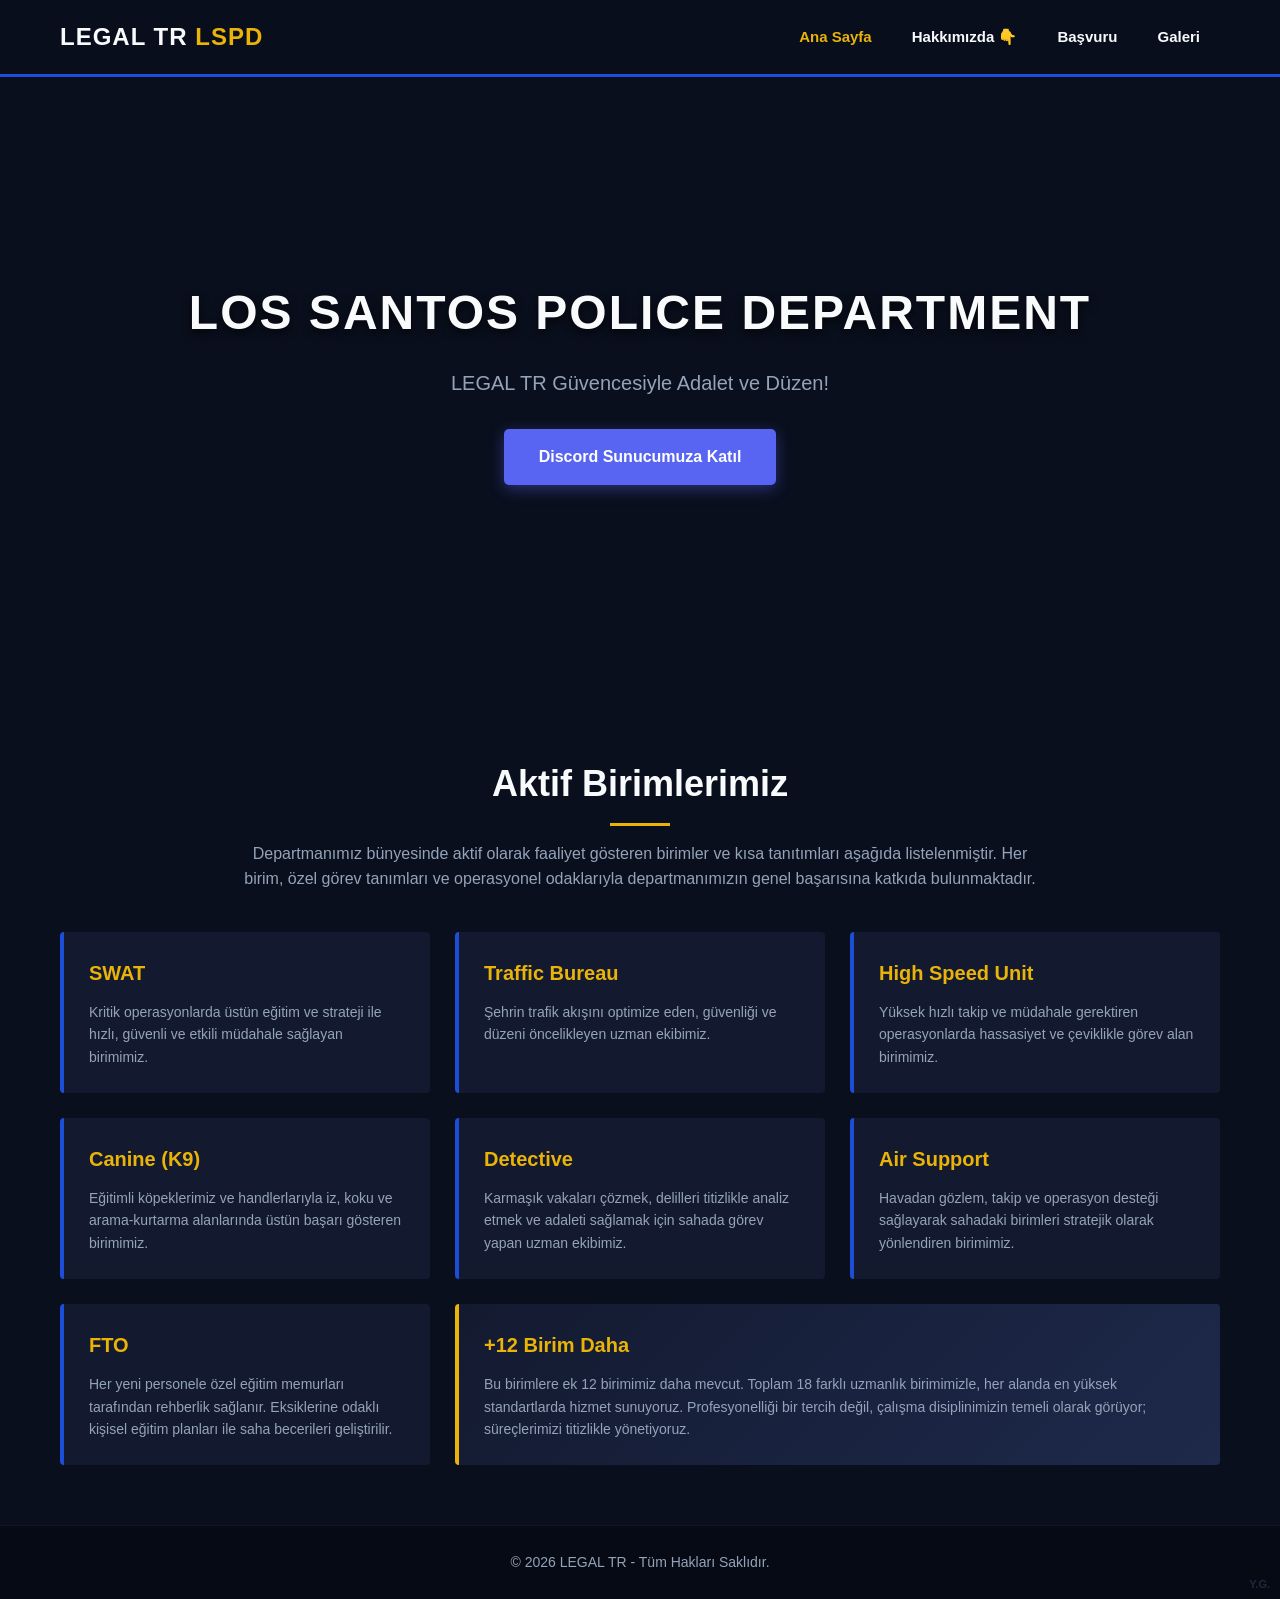
<file: index.html>
<!DOCTYPE html>
<html lang="tr">
<head>
    <meta charset="UTF-8">
    <meta name="viewport" content="width=device-width, initial-scale=1.0">
    <title>LEGAL TR - LSPD Ana Sayfa</title>
    <link rel="stylesheet" href="style.css">
</head>
<body>

    <header>
        <div class="navbar">
            <div class="logo">LEGAL TR<span> LSPD</span></div>
            <nav>
                <ul>
                    <li><a href="index.html" class="active">Ana Sayfa</a></li>
                    <li class="dropdown">
                        <a href="#">Hakkımızda 👇</a>
                        <ul class="dropdown-menu">
                            <li><a href="departman.html">Departmanımız</a></li>
                            <li><a href="personel.html">Personelimiz</a></li>
                        </ul>
                    </li>
                    <li><a href="basvuru.html">Başvuru</a></li>
                    <li><a href="galeri.html">Galeri</a></li>
                </ul>
            </nav>
        </div>
    </header>

    <section class="hero">
        <div class="hero-content">
            <h1>LOS SANTOS POLICE DEPARTMENT</h1>
            <p>LEGAL TR Güvencesiyle Adalet ve Düzen!</p>
            <a href="https://discord.gg/PROJE_DISCORD_LINKINIZ" target="_blank" class="btn-discord">Discord Sunucumuza Katıl</a>
        </div>
    </section>

    <section class="units-section">
        <h2>Aktif Birimlerimiz</h2>
        <p class="section-desc">Departmanımız bünyesinde aktif olarak faaliyet gösteren birimler ve kısa tanıtımları aşağıda listelenmiştir. Her birim, özel görev tanımları ve operasyonel odaklarıyla departmanımızın genel başarısına katkıda bulunmaktadır.</p>
        
        <div class="units-grid">
            <div class="unit-card">
                <h3>SWAT</h3>
                <p>Kritik operasyonlarda üstün eğitim ve strateji ile hızlı, güvenli ve etkili müdahale sağlayan birimimiz.</p>
            </div>
            <div class="unit-card">
                <h3>Traffic Bureau</h3>
                <p>Şehrin trafik akışını optimize eden, güvenliği ve düzeni öncelikleyen uzman ekibimiz.</p>
            </div>
            <div class="unit-card">
                <h3>High Speed Unit</h3>
                <p>Yüksek hızlı takip ve müdahale gerektiren operasyonlarda hassasiyet ve çeviklikle görev alan birimimiz.</p>
            </div>
            <div class="unit-card">
                <h3>Canine (K9)</h3>
                <p>Eğitimli köpeklerimiz ve handlerlarıyla iz, koku ve arama-kurtarma alanlarında üstün başarı gösteren birimimiz.</p>
            </div>
            <div class="unit-card">
                <h3>Detective</h3>
                <p>Karmaşık vakaları çözmek, delilleri titizlikle analiz etmek ve adaleti sağlamak için sahada görev yapan uzman ekibimiz.</p>
            </div>
            <div class="unit-card">
                <h3>Air Support</h3>
                <p>Havadan gözlem, takip ve operasyon desteği sağlayarak sahadaki birimleri stratejik olarak yönlendiren birimimiz.</p>
            </div>
            <div class="unit-card">
                <h3>FTO</h3>
                <p>Her yeni personele özel eğitim memurları tarafından rehberlik sağlanır. Eksiklerine odaklı kişisel eğitim planları ile saha becerileri geliştirilir.</p>
            </div>
            <div class="unit-card highlight-card">
                <h3>+12 Birim Daha</h3>
                <p>Bu birimlere ek 12 birimimiz daha mevcut. Toplam 18 farklı uzmanlık birimimizle, her alanda en yüksek standartlarda hizmet sunuyoruz. Profesyonelliği bir tercih değil, çalışma disiplinimizin temeli olarak görüyor; süreçlerimizi titizlikle yönetiyoruz.</p>
            </div>
        </div>
    </section>

    <footer>
        <p>&copy; 2026 LEGAL TR - Tüm Hakları Saklıdır.</p>
        <a href="login.html" class="secret-login">Y.G.</a>
    </footer>

</body>
</html>
</file>
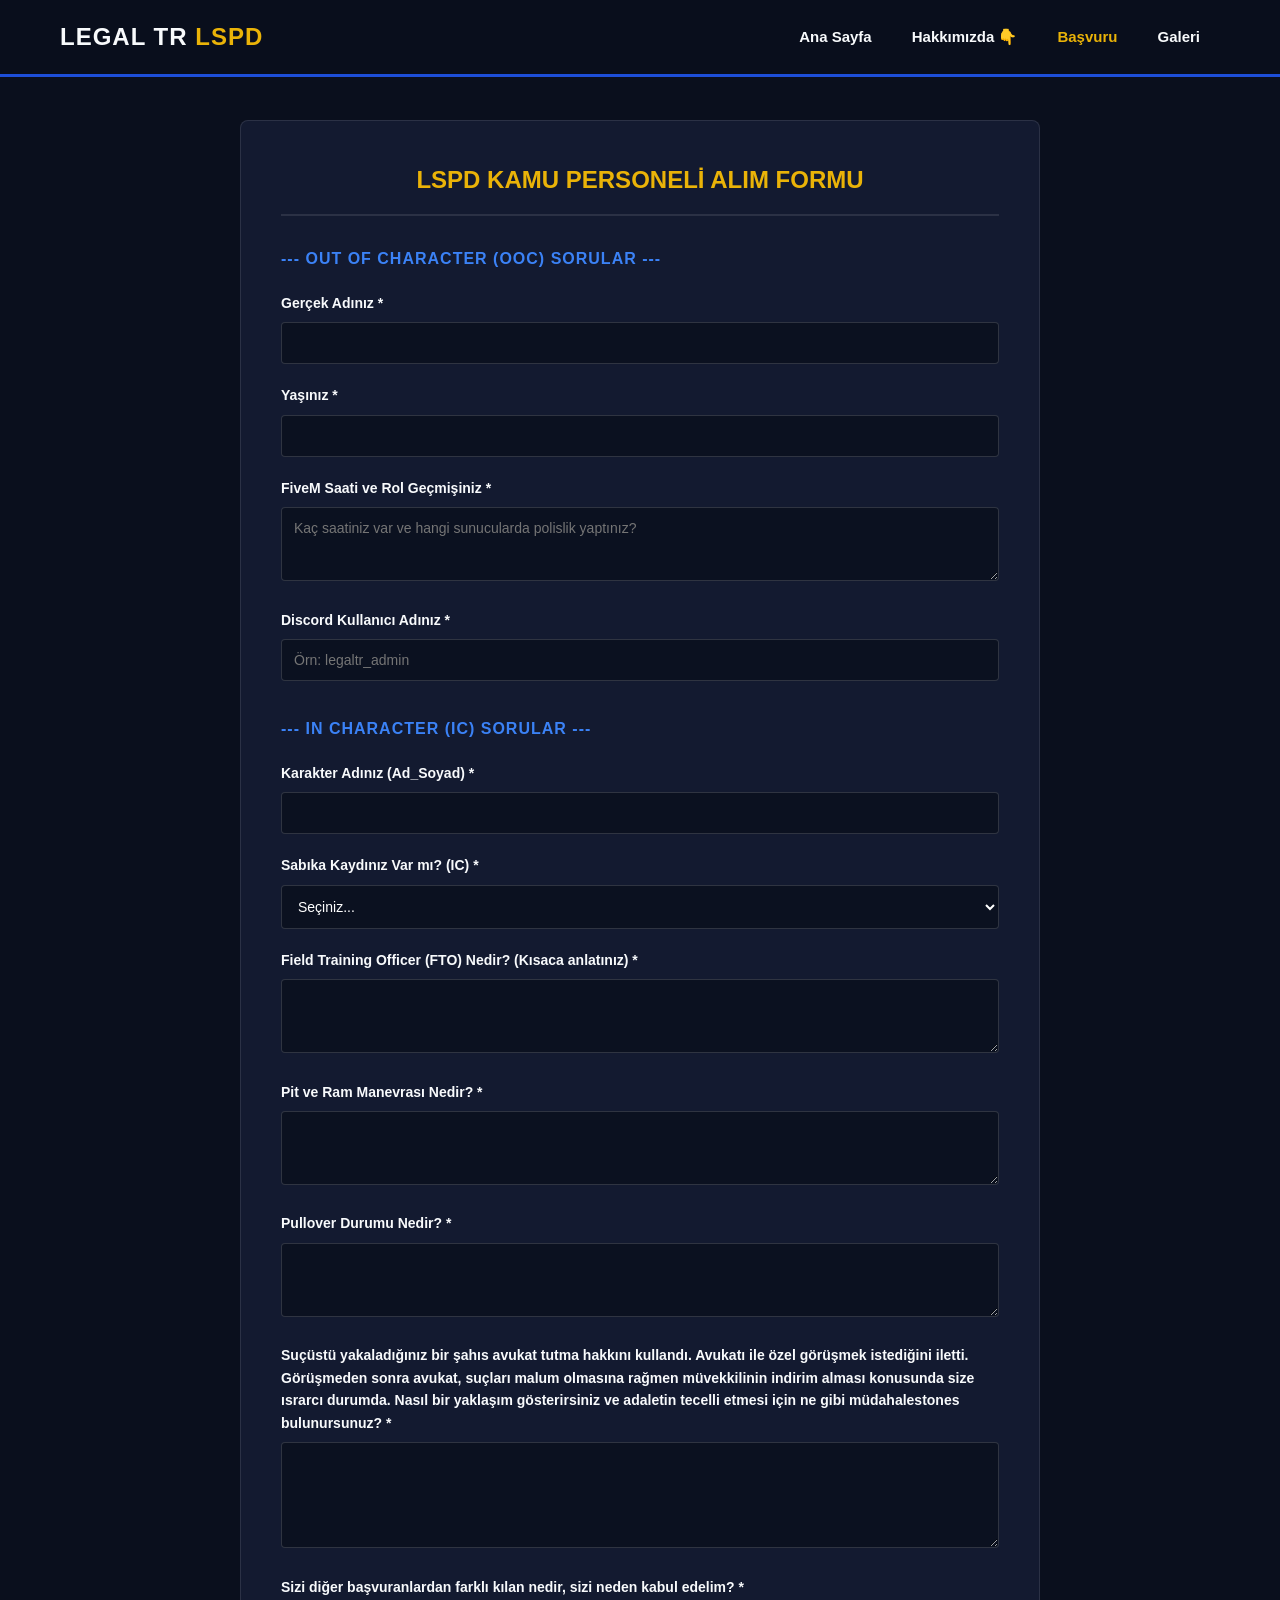
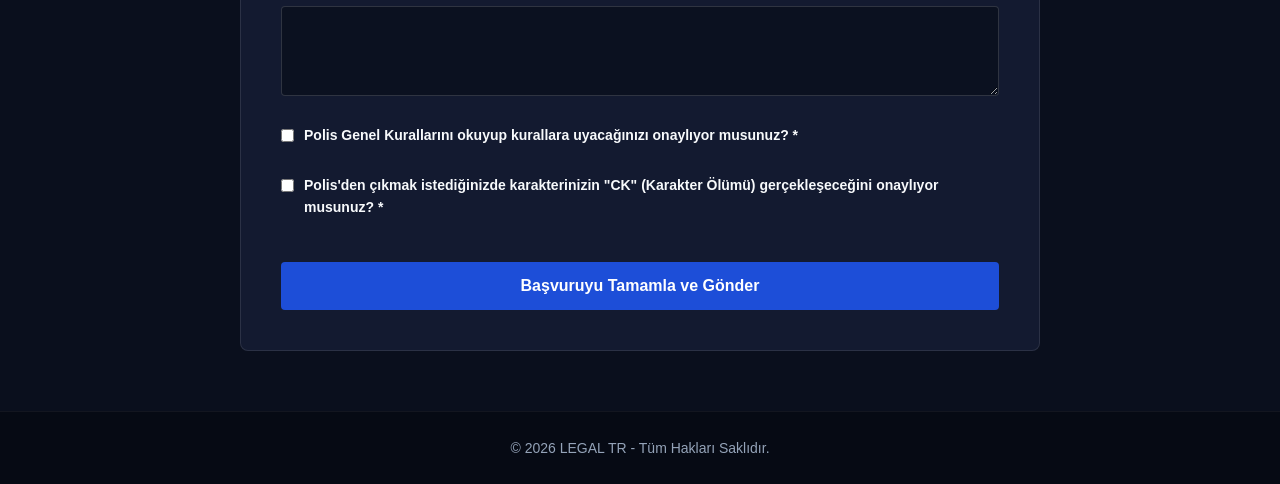
<file: basvuru.html>
<!DOCTYPE html>
<html lang="tr">
<head>
    <meta charset="UTF-8">
    <meta name="viewport" content="width=device-width, initial-scale=1.0">
    <title>LEGAL TR - LSPD Başvuru Formu</title>
    <link rel="stylesheet" href="style.css">
</head>
<body>

    <header>
        <div class="navbar">
            <div class="logo">LEGAL TR<span> LSPD</span></div>
            <nav>
                <ul>
                    <li><a href="index.html">Ana Sayfa</a></li>
                    <li class="dropdown">
                        <a href="#">Hakkımızda 👇</a>
                        <ul class="dropdown-menu">
                            <li><a href="departman.html">Departmanımız</a></li>
                            <li><a href="personel.html">Personelimiz</a></li>
                        </ul>
                    </li>
                    <li><a href="basvuru.html" class="active">Başvuru</a></li>
                    <li><a href="galeri.html">Galeri</a></li>
                </ul>
            </nav>
        </div>
    </header>

    <section class="form-container">
        <h2>LSPD KAMU PERSONELİ ALIM FORMU</h2>
        <form id="lspd-basvuru-formu">

            <div class="form-section">
                <h3>--- OUT OF CHARACTER (OOC) SORULAR ---</h3>
                
                <div class="form-group">
                    <label for="ooc-ad">Gerçek Adınız *</label>
                    <input type="text" id="ooc-ad" required>
                </div>

                <div class="form-group">
                    <label for="ooc-yas">Yaşınız *</label>
                    <input type="number" id="ooc-yas" required>
                </div>

                <div class="form-group">
                    <label for="ooc-gecmis">FiveM Saati ve Rol Geçmişiniz *</label>
                    <textarea id="ooc-gecmis" rows="3" placeholder="Kaç saatiniz var ve hangi sunucularda polislik yaptınız?" required></textarea>
                </div>

                <div class="form-group">
                    <label for="ooc-dc">Discord Kullanıcı Adınız *</label>
                    <input type="text" id="ooc-dc" placeholder="Örn: legaltr_admin" required>
                </div>
            </div>

            <div class="form-section">
                <h3>--- IN CHARACTER (IC) SORULAR ---</h3>

                <div class="form-group">
                    <label for="ic-ad">Karakter Adınız (Ad_Soyad) *</label>
                    <input type="text" id="ic-ad" required>
                </div>

                <div class="form-group">
                    <label for="ic-sabika">Sabıka Kaydınız Var mı? (IC) *</label>
                    <select id="ic-sabika" required>
                        <option value="">Seçiniz...</option>
                        <option value="VAR">VAR</option>
                        <option value="YOK">YOK</option>
                    </select>
                </div>

                <div class="form-group">
                    <label for="ic-fto">Field Training Officer (FTO) Nedir? (Kısaca anlatınız) *</label>
                    <textarea id="ic-fto" rows="3" required></textarea>
                </div>

                <div class="form-group">
                    <label for="ic-pit">Pit ve Ram Manevrası Nedir? *</label>
                    <textarea id="ic-pit" rows="3" required></textarea>
                </div>

                <div class="form-group">
                    <label for="ic-pullover">Pullover Durumu Nedir? *</label>
                    <textarea id="ic-pullover" rows="3" required></textarea>
                </div>

                <div class="form-group">
                    <label for="ic-senaryo">Suçüstü yakaladığınız bir şahıs avukat tutma hakkını kullandı. Avukatı ile özel görüşmek istediğini iletti. Görüşmeden sonra avukat, suçları malum olmasına rağmen müvekkilinin indirim alması konusunda size ısrarcı durumda. Nasıl bir yaklaşım gösterirsiniz ve adaletin tecelli etmesi için ne gibi müdahalestones bulunursunuz? *</label>
                    <textarea id="ic-senaryo" rows="5" required></textarea>
                </div>

                <div class="form-group">
                    <label for="ic-fark">Sizi diğer başvuranlardan farklı kılan nedir, sizi neden kabul edelim? *</label>
                    <textarea id="ic-fark" rows="4" required></textarea>
                </div>

                <div class="form-group checkbox-group">
                    <input type="checkbox" id="onay-polis-kural" required>
                    <label for="onay-polis-kural">Polis Genel Kurallarını okuyup kurallara uyacağınızı onaylıyor musunuz? *</label>
                </div>

                <div class="form-group checkbox-group">
                    <input type="checkbox" id="onay-ck" required>
                    <label for="onay-ck">Polis'den çıkmak istediğinizde karakterinizin "CK" (Karakter Ölümü) gerçekleşeceğini onaylıyor musunuz? *</label>
                </div>
            </div>

            <button type="submit" class="btn-submit">Başvuruyu Tamamla ve Gönder</button>
        </form>
    </section>

    <footer>
        <p>&copy; 2026 LEGAL TR - Tüm Hakları Saklıdır.</p>
    </footer>

    <script src="script.js"></script>
</body>
</html>
</file>
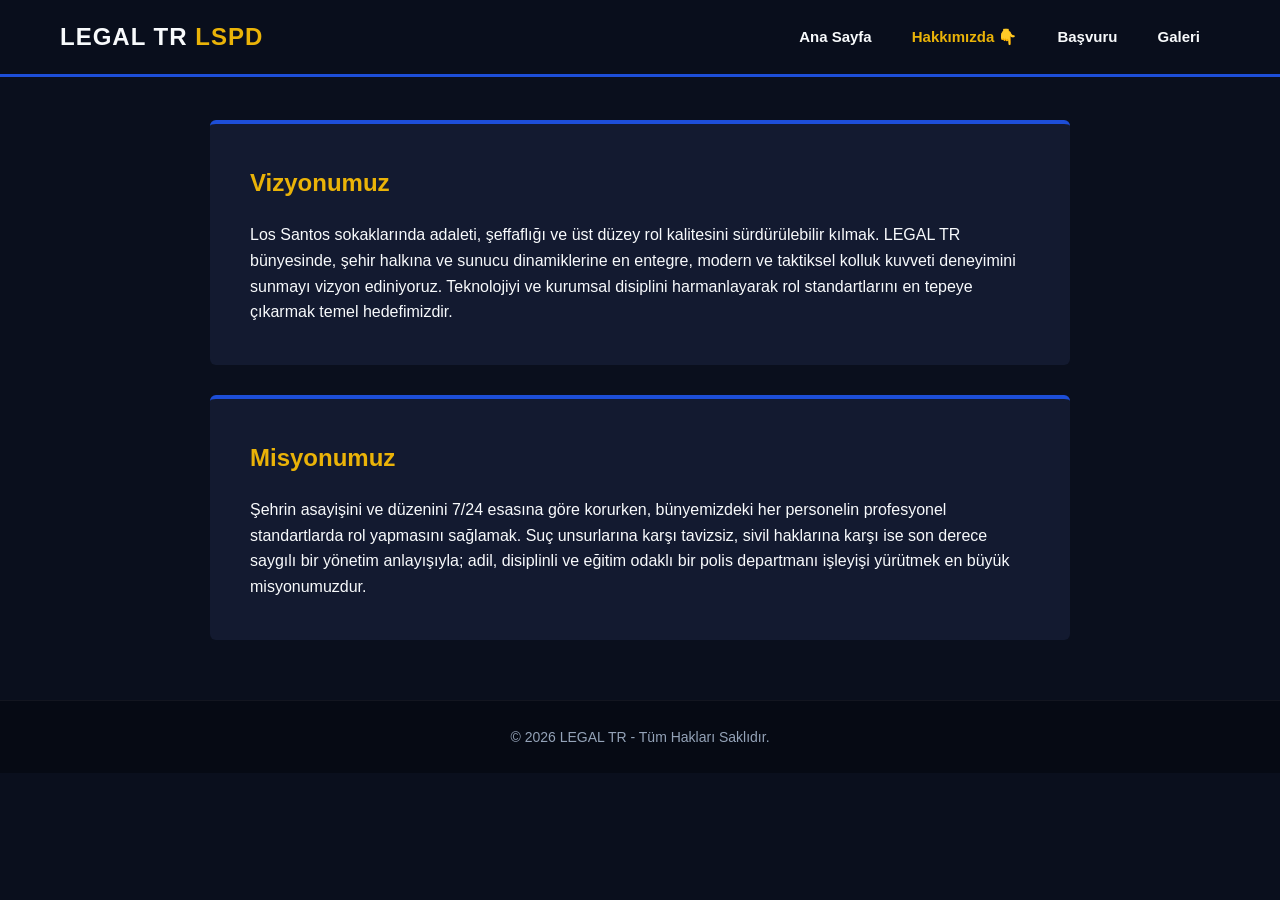
<file: departman.html>
<!DOCTYPE html>
<html lang="tr">
<head>
    <meta charset="UTF-8">
    <meta name="viewport" content="width=device-width, initial-scale=1.0">
    <title>LEGAL TR - Departmanımız</title>
    <link rel="stylesheet" href="style.css">
</head>
<body>

    <header>
        <div class="navbar">
            <div class="logo">LEGAL TR<span> LSPD</span></div>
            <nav>
                <ul>
                    <li><a href="index.html">Ana Sayfa</a></li>
                    <li class="dropdown">
                        <a href="#" class="active">Hakkımızda 👇</a>
                        <ul class="dropdown-menu">
                            <li><a href="departman.html">Departmanımız</a></li>
                            <li><a href="personel.html">Personelimiz</a></li>
                        </ul>
                    </li>
                    <li><a href="basvuru.html">Başvuru</a></li>
                    <li><a href="galeri.html">Galeri</a></li>
                </ul>
            </nav>
        </div>
    </header>

    <section class="about-container">
        <div class="about-card">
            <h2>Vizyonumuz</h2>
            <p>Los Santos sokaklarında adaleti, şeffaflığı ve üst düzey rol kalitesini sürdürülebilir kılmak. LEGAL TR bünyesinde, şehir halkına ve sunucu dinamiklerine en entegre, modern ve taktiksel kolluk kuvveti deneyimini sunmayı vizyon ediniyoruz. Teknolojiyi ve kurumsal disiplini harmanlayarak rol standartlarını en tepeye çıkarmak temel hedefimizdir.</p>
        </div>

        <div class="about-card">
            <h2>Misyonumuz</h2>
            <p>Şehrin asayişini ve düzenini 7/24 esasına göre korurken, bünyemizdeki her personelin profesyonel standartlarda rol yapmasını sağlamak. Suç unsurlarına karşı tavizsiz, sivil haklarına karşı ise son derece saygılı bir yönetim anlayışıyla; adil, disiplinli ve eğitim odaklı bir polis departmanı işleyişi yürütmek en büyük misyonumuzdur.</p>
        </div>
    </section>

    <footer>
        <p>&copy; 2026 LEGAL TR - Tüm Hakları Saklıdır.</p>
    </footer>

</body>
</html>
</file>
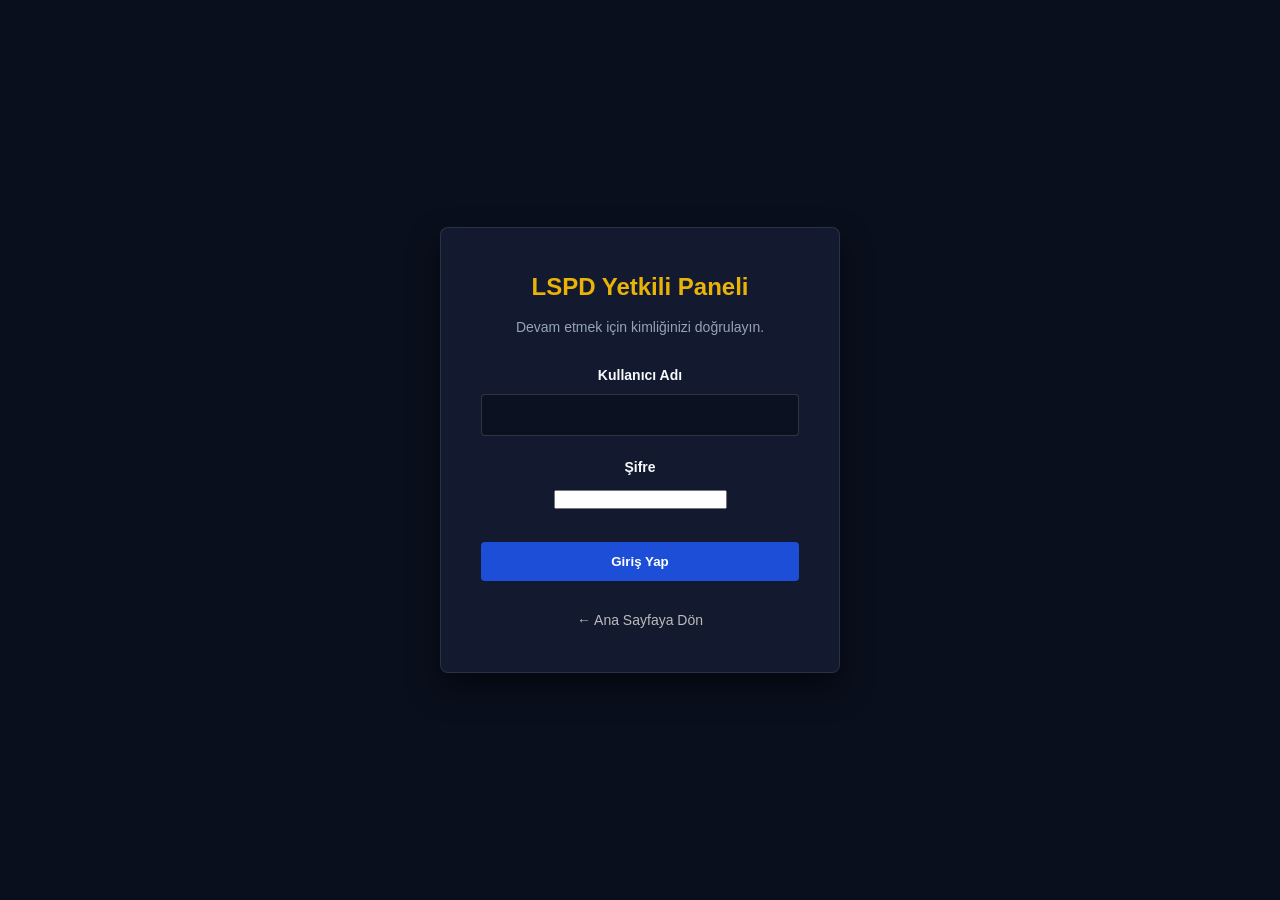
<file: login.html>
<!DOCTYPE html>
<html lang="tr">
<head>
    <meta charset="UTF-8">
    <meta name="viewport" content="width=device-width, initial-scale=1.0">
    <title>LEGAL TR - Yetkili Girişi</title>
    <link rel="stylesheet" href="style.css">
</head>
<body>

    <section class="login-container">
        <div class="login-box">
            <h2>LSPD Yetkili Paneli</h2>
            <p>Devam etmek için kimliğinizi doğrulayın.</p>
            <form id="login-form">
                <div class="form-group">
                    <label>Kullanıcı Adı</label>
                    <input type="text" id="username" required>
                </div>
                <div class="form-group">
                    <label>Şifre</label>
                    <input type="password" id="password" required>
                </div>
                <button type="submit" class="btn-login">Giriş Yap</button>
            </form>
            <br>
            <a href="index.html" style="color: #bbb; text-decoration: none; font-size: 14px;">← Ana Sayfaya Dön</a>
        </div>
    </section>

    <script src="script.js"></script>
</body>
</html>
</file>
<file: style.css>
/* ==========================================================================
   1. GENEL AYARLAR VE DEĞİŞKENLER
   ========================================================================== */
:root {
    --bg-color: #0a0f1d;       /* Derin Koyu Lacivert Arka Plan */
    --card-bg: #131a30;        /* Kartlar için Açık Lacivert */
    --police-blue: #1d4ed8;    /* Canlı Polis Mavisi */
    --police-light: #3b82f6;   /* Açık Mavi Detaylar */
    --gold: #eab308;           /* Rozet ve Detay Altın Sarısı */
    --text-white: #f8fafc;     /* Temiz Beyaz Yazı */
    --text-gray: #94a3b8;      /* Yardımcı Yazı Grisi */
}

* {
    margin: 0;
    padding: 0;
    box-sizing: border-box;
    font-family: 'Segoe UI', Tahoma, Geneva, Verdana, sans-serif;
}

body {
    background-color: var(--bg-color);
    color: var(--text-white);
    line-height: 1.6;
    overflow-x: hidden;
}

/* ==========================================================================
   2. NAVİGASYON (HEADER) TASARIMI
   ========================================================================== */
header {
    background-color: rgba(10, 15, 29, 0.95);
    border-bottom: 3px solid var(--police-blue);
    position: fixed;
    width: 100%;
    top: 0;
    left: 0;
    z-index: 1000;
    backdrop-filter: blur(5px);
}

.navbar {
    max-width: 1200px;
    margin: 0 auto;
    display: flex;
    justify-content: space-between;
    align-items: center;
    padding: 15px 20px;
}

.logo {
    font-size: 24px;
    font-weight: 800;
    letter-spacing: 1px;
    color: var(--text-white);
}

.logo span {
    color: var(--gold);
}

nav ul {
    display: flex;
    list-style: none;
}

nav ul li {
    position: relative;
}

nav ul li a {
    color: var(--text-white);
    text-decoration: none;
    padding: 10px 20px;
    font-weight: 600;
    font-size: 15px;
    transition: all 0.3s ease;
    display: block;
}

nav ul li a:hover, nav ul li a.active {
    color: var(--gold);
}

/* Açılır Menü (Dropdown) Ayarları */
.dropdown-menu {
    position: absolute;
    top: 100%;
    left: 0;
    background-color: var(--card-bg);
    border-top: 2px solid var(--gold);
    box-shadow: 0 8px 16px rgba(0,0,0,0.5);
    display: none;
    min-width: 180px;
}

.dropdown-menu li a {
    padding: 12px 20px;
    font-size: 14px;
    border-bottom: 1px solid rgba(255,255,255,0.05);
}

.dropdown:hover .dropdown-menu {
    display: block;
}

/* ==========================================================================
   3. ANA SAYFA (HERO & BİRİMLER) TASARIMI
   ========================================================================== */
/* Hero Bölümü */
.hero {
    height: 70vh;
    background: linear-gradient(rgba(10, 15, 29, 0.8), rgba(10, 15, 29, 0.9)), 
                url('https://images.unsplash.com/photo-1517524008697-84bbe3c3fd98?q=80&w=1920') no-repeat center center/cover;
    display: flex;
    justify-content: center;
    align-items: center;
    text-align: center;
    padding: 0 20px;
    margin-top: 65px; /* Navbar boşluğu */
}

.hero-content h1 {
    font-size: 48px;
    font-weight: 900;
    letter-spacing: 2px;
    margin-bottom: 15px;
    color: var(--text-white);
    text-shadow: 0 4px 10px rgba(0,0,0,0.7);
}

.hero-content p {
    font-size: 20px;
    color: var(--text-gray);
    margin-bottom: 30px;
}

.btn-discord {
    background-color: #5865F2; /* Discord Orijinal Rengi */
    color: white;
    text-decoration: none;
    padding: 15px 35px;
    font-weight: 700;
    border-radius: 5px;
    font-size: 16px;
    transition: background 0.3s ease, transform 0.2s ease;
    display: inline-block;
    box-shadow: 0 4px 15px rgba(88, 101, 242, 0.4);
}

.btn-discord:hover {
    background-color: #4752c4;
    transform: translateY(-2px);
}

/* Birimlerimiz Grid Yapısı */
.units-section {
    max-width: 1200px;
    margin: 60px auto;
    padding: 0 20px;
}

.units-section h2 {
    text-align: center;
    font-size: 36px;
    color: var(--text-white);
    position: relative;
    margin-bottom: 15px;
}

.units-section h2::after {
    content: '';
    display: block;
    width: 60px;
    height: 3px;
    background-color: var(--gold);
    margin: 10px auto 0 auto;
}

.section-desc {
    text-align: center;
    color: var(--text-gray);
    max-width: 800px;
    margin: 0 auto 40px auto;
}

.units-grid {
    display: grid;
    grid-template-columns: repeat(auto-fit, minmax(280px, 1fr));
    gap: 25px;
}

.unit-card {
    background-color: var(--card-bg);
    border-left: 4px solid var(--police-blue);
    padding: 25px;
    border-radius: 4px;
    transition: transform 0.3s ease, box-shadow 0.3s ease;
}

.unit-card h3 {
    color: var(--gold);
    margin-bottom: 12px;
    font-size: 20px;
}

.unit-card p {
    color: var(--text-gray);
    font-size: 14px;
}

.unit-card:hover {
    transform: translateY(-5px);
    box-shadow: 0 10px 20px rgba(0,0,0,0.3);
}

/* +12 Birim Kartı Vurgusu */
.highlight-card {
    grid-column: span 1;
    background: linear-gradient(135deg, #131a30, #1e294b);
    border-left: 4px solid var(--gold);
}

@media (min-width: 900px) {
    .highlight-card {
        grid-column: span 2;
    }
}

/* ==========================================================================
   4. KURUMSAL (DEPARTMAN & PERSONEL) TASARIMI
   ========================================================================== */
.about-container {
    max-width: 900px;
    margin: 120px auto 60px auto;
    padding: 0 20px;
}

.about-card {
    background-color: var(--card-bg);
    padding: 40px;
    border-radius: 6px;
    margin-bottom: 30px;
    border-top: 4px solid var(--police-blue);
}

.about-card h2 {
    color: var(--gold);
    margin-bottom: 20px;
}

/* Personel Kartları */
.personel-section {
    max-width: 1200px;
    margin: 120px auto 60px auto;
    padding: 0 20px;
}

.personel-section h2 {
    text-align: center;
    margin-bottom: 40px;
}

.personel-grid {
    display: grid;
    grid-template-columns: repeat(auto-fill, minmax(220px, 1fr));
    gap: 30px;
}

.personel-card {
    background-color: var(--card-bg);
    border-radius: 6px;
    overflow: hidden;
    text-align: center;
    padding-bottom: 20px;
    border: 1px solid rgba(255,255,255,0.05);
    position: relative;
}

.personel-card img {
    width: 100%;
    height: 220px;
    object-fit: cover;
    border-bottom: 3px solid var(--police-blue);
}

.personel-card h4 {
    margin-top: 15px;
    padding: 0 10px;
    font-size: 16px;
}

/* ==========================================================================
   5. BAŞVURU FORMU TASARIMI
   ========================================================================== */
.form-container {
    max-width: 800px;
    margin: 120px auto 60px auto;
    background-color: var(--card-bg);
    padding: 40px;
    border-radius: 8px;
    border: 1px solid rgba(255,255,255,0.1);
}

.form-container h2 {
    text-align: center;
    color: var(--gold);
    margin-bottom: 30px;
    border-bottom: 2px solid rgba(255,255,255,0.1);
    padding-bottom: 15px;
}

.form-section {
    margin-bottom: 35px;
}

.form-section h3 {
    color: var(--police-light);
    font-size: 16px;
    margin-bottom: 20px;
    letter-spacing: 1px;
}

.form-group {
    margin-bottom: 20px;
}

.form-group label {
    display: block;
    margin-bottom: 8px;
    font-weight: 600;
    font-size: 14px;
}

.form-group input[type="text"],
.form-group input[type="number"],
.form-group select,
.form-group textarea {
    width: 100%;
    padding: 12px;
    background-color: #0b1120;
    border: 1px solid rgba(255,255,255,0.15);
    border-radius: 4px;
    color: white;
    font-size: 14px;
    transition: border-color 0.3s ease;
}

.form-group input:focus,
.form-group select:focus,
.form-group textarea:focus {
    border-color: var(--police-light);
    outline: none;
}

.checkbox-group {
    display: flex;
    align-items: flex-start;
    gap: 10px;
    margin-top: 15px;
}

.checkbox-group input {
    margin-top: 5px;
}

.btn-submit {
    width: 100%;
    background-color: var(--police-blue);
    color: white;
    padding: 15px;
    border: none;
    font-size: 16px;
    font-weight: 700;
    border-radius: 4px;
    cursor: pointer;
    transition: background 0.3s ease;
}

.btn-submit:hover {
    background-color: #2563eb;
}

/* ==========================================================================
   6. GALERİ TASARIMI
   ========================================================================== */
.galeri-section {
    max-width: 1200px;
    margin: 120px auto 60px auto;
    padding: 0 20px;
}

.galeri-section h2 {
    text-align: center;
    margin-bottom: 40px;
}

.galeri-grid {
    display: grid;
    grid-template-columns: repeat(auto-fill, minmax(320px, 1fr));
    gap: 20px;
}

.galeri-item {
    background-color: var(--card-bg);
    border-radius: 6px;
    overflow: hidden;
    position: relative;
    border: 1px solid rgba(255,255,255,0.05);
}

.galeri-item img, .galeri-item iframe {
    width: 100%;
    height: 220px;
    object-fit: cover;
    display: block;
}

/* ==========================================================================
   7. ADMIN VE LOGGIN SİSTEMİ STİLLERİ
   ========================================================================== */
/* Gizli Admin Girişleri Panelleri */
.admin-panel {
    max-width: 1200px;
    margin: 100px auto 0 auto;
    background-color: #1e1b4b; /* Belirgin Morumsu Koyu Ton */
    padding: 20px;
    border-radius: 6px;
    border: 2px dashed var(--gold);
}

.admin-panel h3 {
    color: var(--gold);
    margin-bottom: 15px;
}

.admin-panel form {
    display: flex;
    flex-wrap: wrap;
    gap: 15px;
    align-items: center;
}

.admin-panel form input, .admin-panel form select {
    padding: 10px;
    background-color: #0b1120;
    border: 1px solid rgba(255,255,255,0.2);
    color: white;
    border-radius: 4px;
    flex: 1;
    min-width: 200px;
}

.admin-panel form button {
    padding: 10px 25px;
    background-color: var(--gold);
    color: #000;
    border: none;
    font-weight: 700;
    border-radius: 4px;
    cursor: pointer;
}

.btn-logout {
    margin-top: 15px;
    background-color: #dc2626;
    color: white;
    border: none;
    padding: 5px 15px;
    border-radius: 4px;
    cursor: pointer;
    font-size: 12px;
}

.btn-delete {
    position: absolute;
    top: 10px;
    right: 10px;
    background-color: rgba(220, 38, 38, 0.9);
    color: white;
    border: none;
    padding: 5px 10px;
    border-radius: 4px;
    cursor: pointer;
    font-size: 12px;
    z-index: 10;
}

.hidden {
    display: none !important;
}

/* Bağımsız Login Kutusu Sayfası */
.login-container {
    height: 100vh;
    display: flex;
    justify-content: center;
    align-items: center;
    padding: 20px;
}

.login-box {
    background-color: var(--card-bg);
    padding: 40px;
    border-radius: 8px;
    width: 100%;
    max-width: 400px;
    text-align: center;
    border: 1px solid rgba(255,255,255,0.1);
    box-shadow: 0 15px 30px rgba(0,0,0,0.5);
}

.login-box h2 {
    color: var(--gold);
    margin-bottom: 10px;
}

.login-box p {
    color: var(--text-gray);
    margin-bottom: 25px;
    font-size: 14px;
}

.btn-login {
    width: 100%;
    background-color: var(--police-blue);
    color: white;
    padding: 12px;
    border: none;
    border-radius: 4px;
    font-weight: 700;
    cursor: pointer;
    margin-top: 10px;
}

/* ==========================================================================
   8. FOOTER TASARIMI
   ========================================================================== */
footer {
    background-color: #060a14;
    text-align: center;
    padding: 25px 20px;
    margin-top: 60px;
    border-top: 1px solid rgba(255,255,255,0.05);
    position: relative;
}

footer p {
    color: var(--text-gray);
    font-size: 14px;
}

.secret-login {
    position: absolute;
    bottom: 5px;
    right: 10px;
    color: #1e293b; /* Neredeyse görünmez, çok silik */
    text-decoration: none;
    font-size: 11px;
    font-weight: bold;
    transition: color 0.3s ease;
}

.secret-login:hover {
    color: var(--gold); /* Üzerine gelince belli olur */
}
</file>
